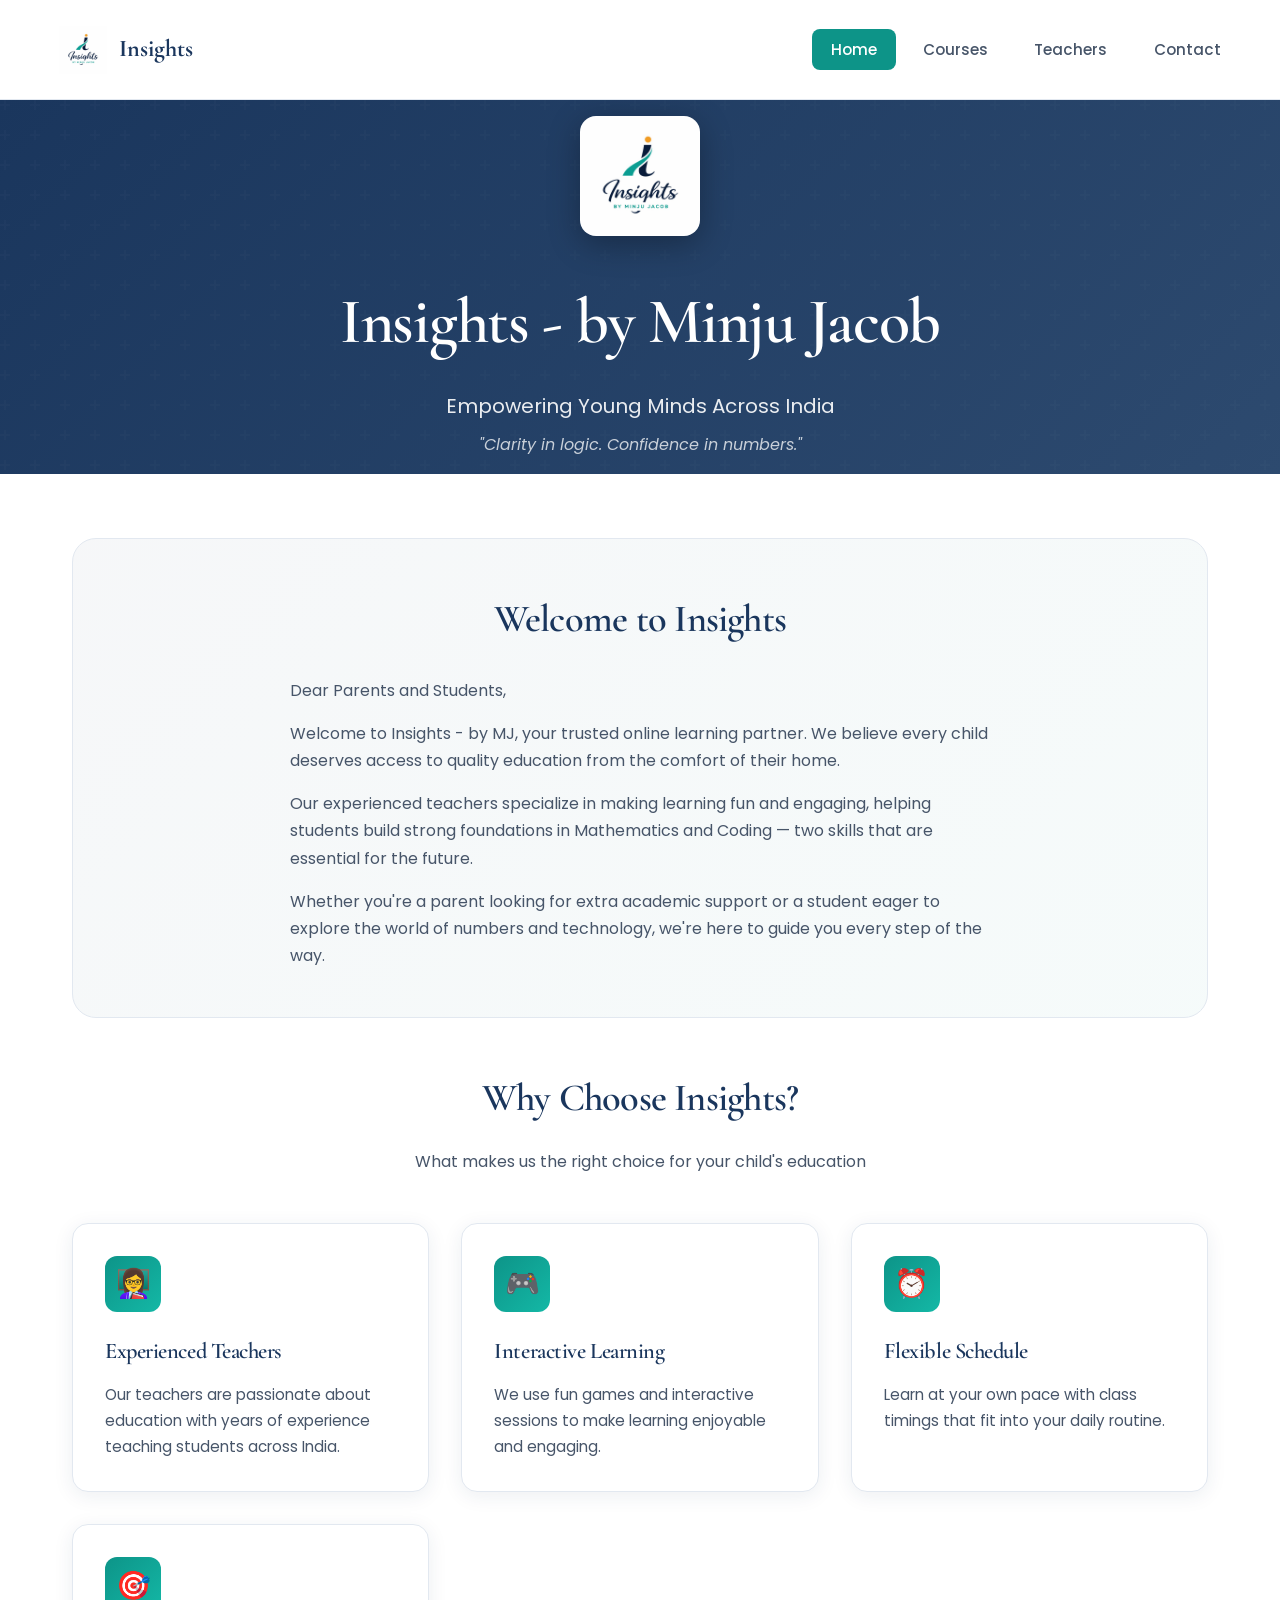
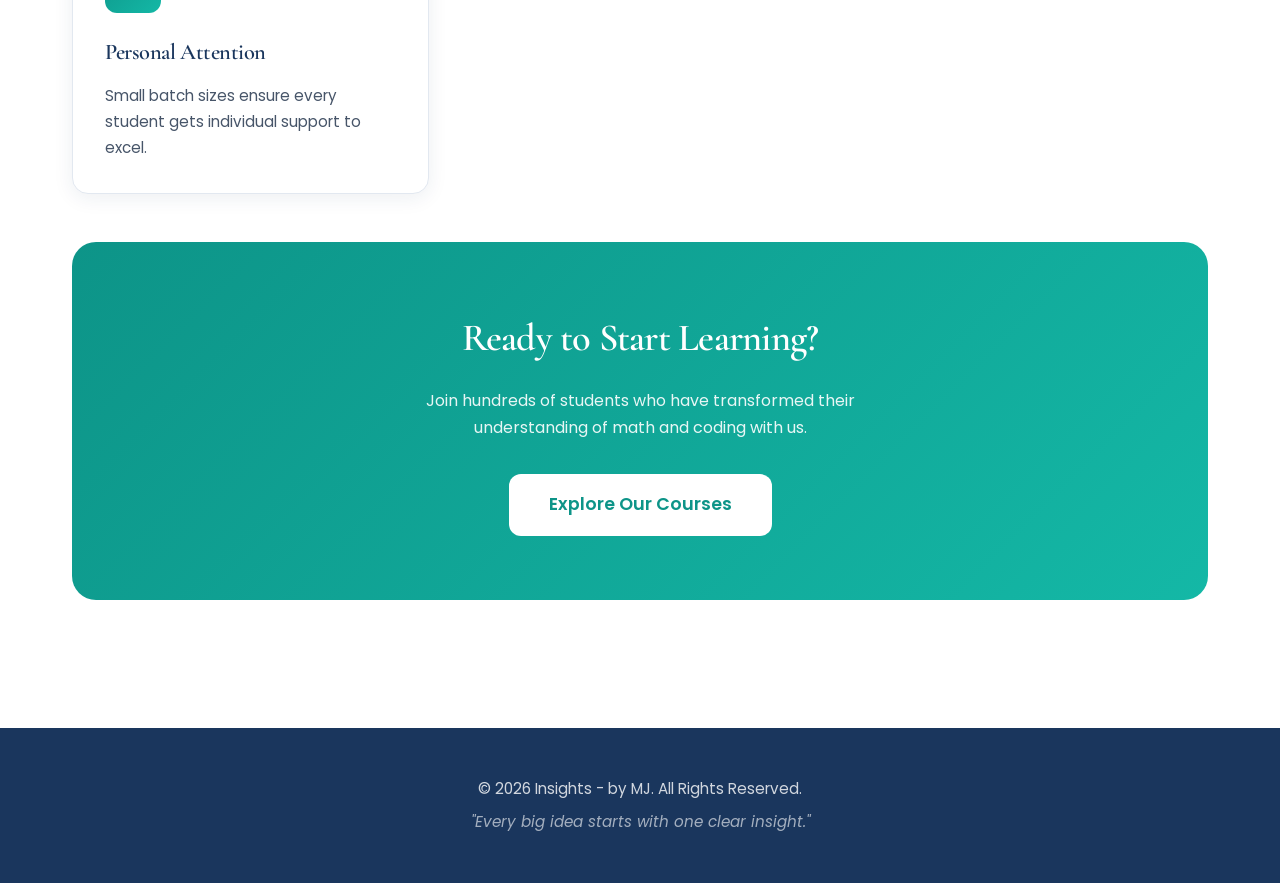
<file: index.html>
<!DOCTYPE html>
<html lang="en">
<head>
  <meta charset="UTF-8">
  <meta name="viewport" content="width=device-width, initial-scale=1.0">
  <title>Insights - by MJ | Online School for Coding & Math</title>
  <meta name="description" content="Insights - by MJ offers quality online education in Mathematics and Coding for students in India. Classes 1-10.">
  <link rel="stylesheet" href="styles.css">
</head>
<body>
  <nav>
    <div class="nav-container">
      <a href="index.html" class="logo">
        <img src="brand_assets/logo.jpg" alt="Insights by MJ Logo">
        <span class="logo-text">Insights</span>
      </a>
      <ul>
        <li><a href="index.html" class="active">Home</a></li>
        <li><a href="courses.html">Courses</a></li>
        <li><a href="teachers.html">Teachers</a></li>
        <li><a href="contact.html">Contact</a></li>
      </ul>
    </div>
  </nav>

  <section class="hero">
    <img src="brand_assets/logo.jpg" alt="Insights by MJ Logo" class="hero-logo">
    <h1>Insights - by Minju Jacob</h1>
    <p class="subtitle">Empowering Young Minds Across India</p>
    <p class="tagline">"Clarity in logic. Confidence in numbers."</p>
  </section>

  <section class="container">
    <div class="welcome-box">
      <h2>Welcome to Insights</h2>
      <p>Dear Parents and Students,</p>
      <p>Welcome to Insights - by MJ, your trusted online learning partner. We believe every child deserves access to quality education from the comfort of their home.</p>
      <p>Our experienced teachers specialize in making learning fun and engaging, helping students build strong foundations in Mathematics and Coding — two skills that are essential for the future.</p>
      <p>Whether you're a parent looking for extra academic support or a student eager to explore the world of numbers and technology, we're here to guide you every step of the way.</p>
    </div>

    <div class="section-header">
      <h2>Why Choose Insights?</h2>
      <p>What makes us the right choice for your child's education</p>
    </div>

    <div class="cards-grid">
      <div class="card">
        <div class="card-icon">👩‍🏫</div>
        <h3>Experienced Teachers</h3>
        <p>Our teachers are passionate about education with years of experience teaching students across India.</p>
      </div>
      <div class="card">
        <div class="card-icon">🎮</div>
        <h3>Interactive Learning</h3>
        <p>We use fun games and interactive sessions to make learning enjoyable and engaging.</p>
      </div>
      <div class="card">
        <div class="card-icon">⏰</div>
        <h3>Flexible Schedule</h3>
        <p>Learn at your own pace with class timings that fit into your daily routine.</p>
      </div>
      <div class="card">
        <div class="card-icon">🎯</div>
        <h3>Personal Attention</h3>
        <p>Small batch sizes ensure every student gets individual support to excel.</p>
      </div>
    </div>

    <div class="cta-section">
      <h2>Ready to Start Learning?</h2>
      <p>Join hundreds of students who have transformed their understanding of math and coding with us.</p>
      <a href="courses.html" class="cta-btn">Explore Our Courses</a>
    </div>
  </section>

  <footer>
    <p>&copy; 2026 Insights - by MJ. All Rights Reserved.</p>
    <p class="tagline">"Every big idea starts with one clear insight."</p>
  </footer>
</body>
</html>
</file>
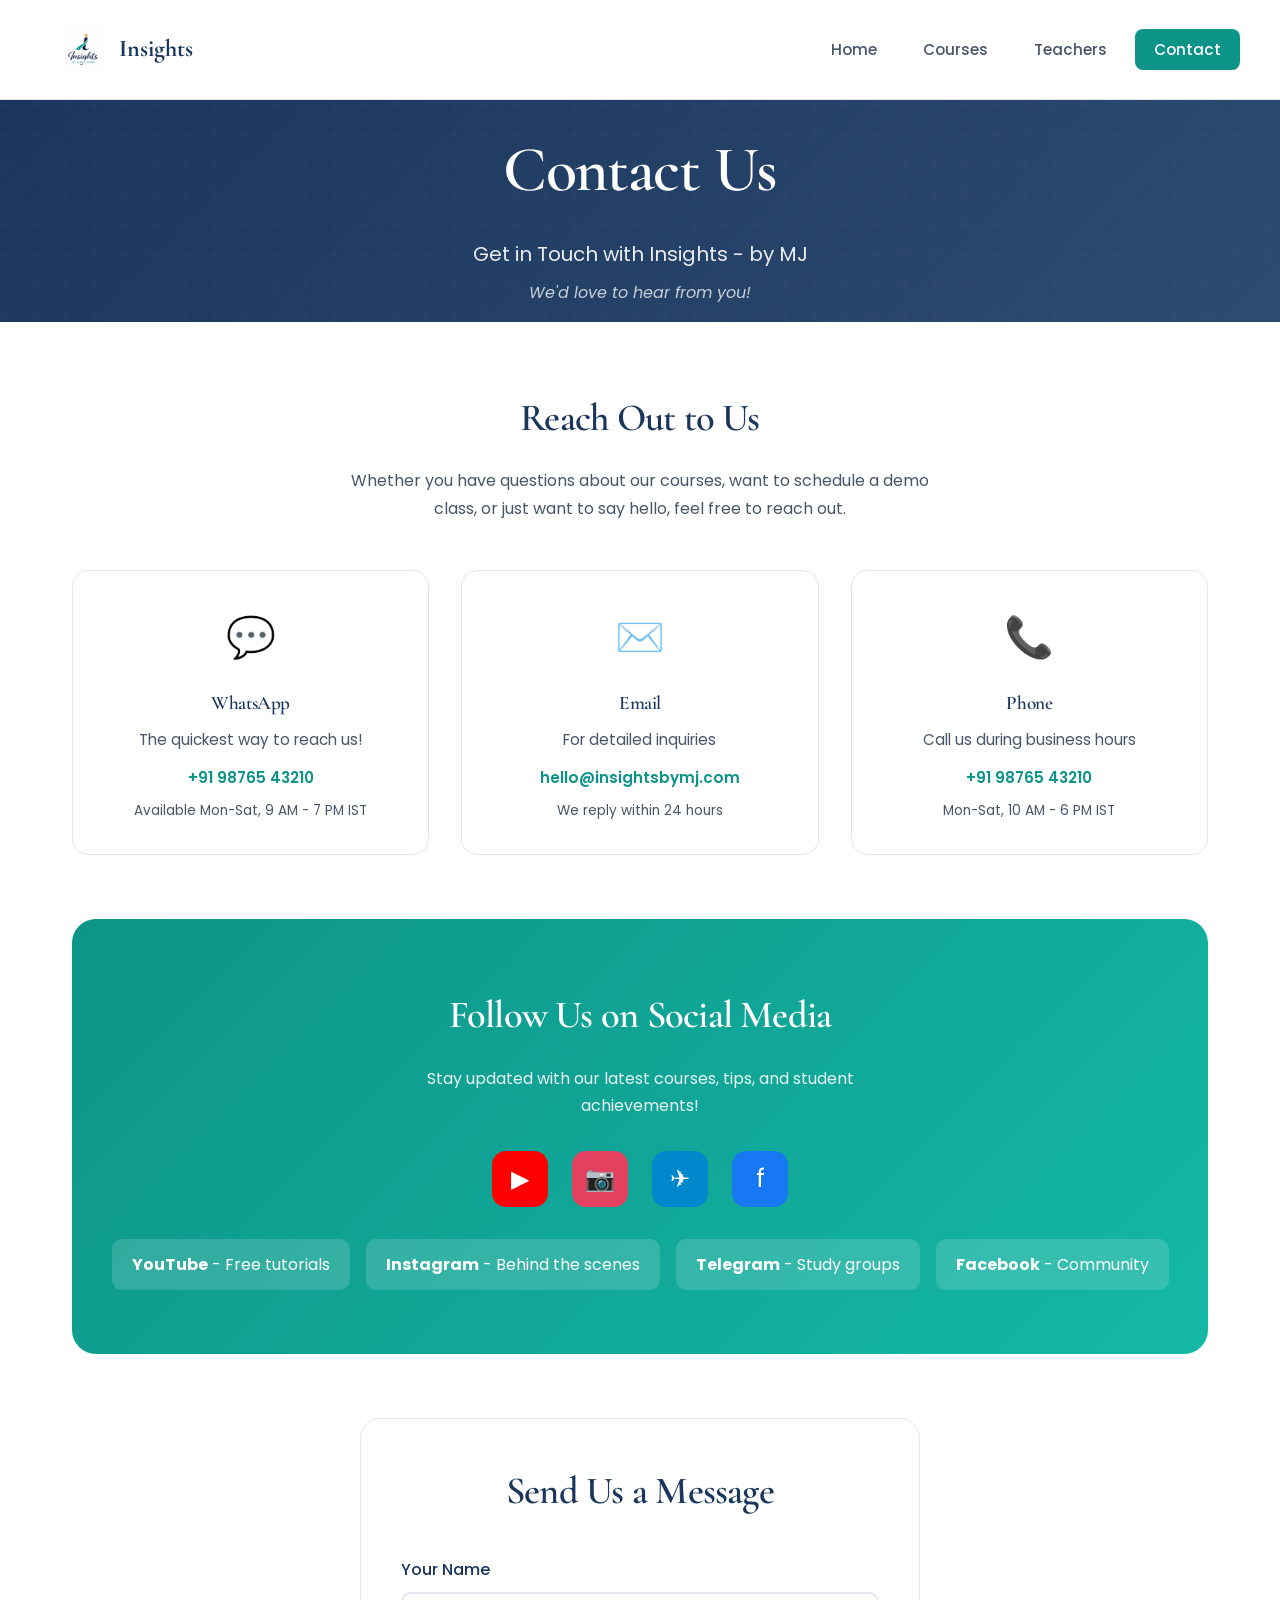
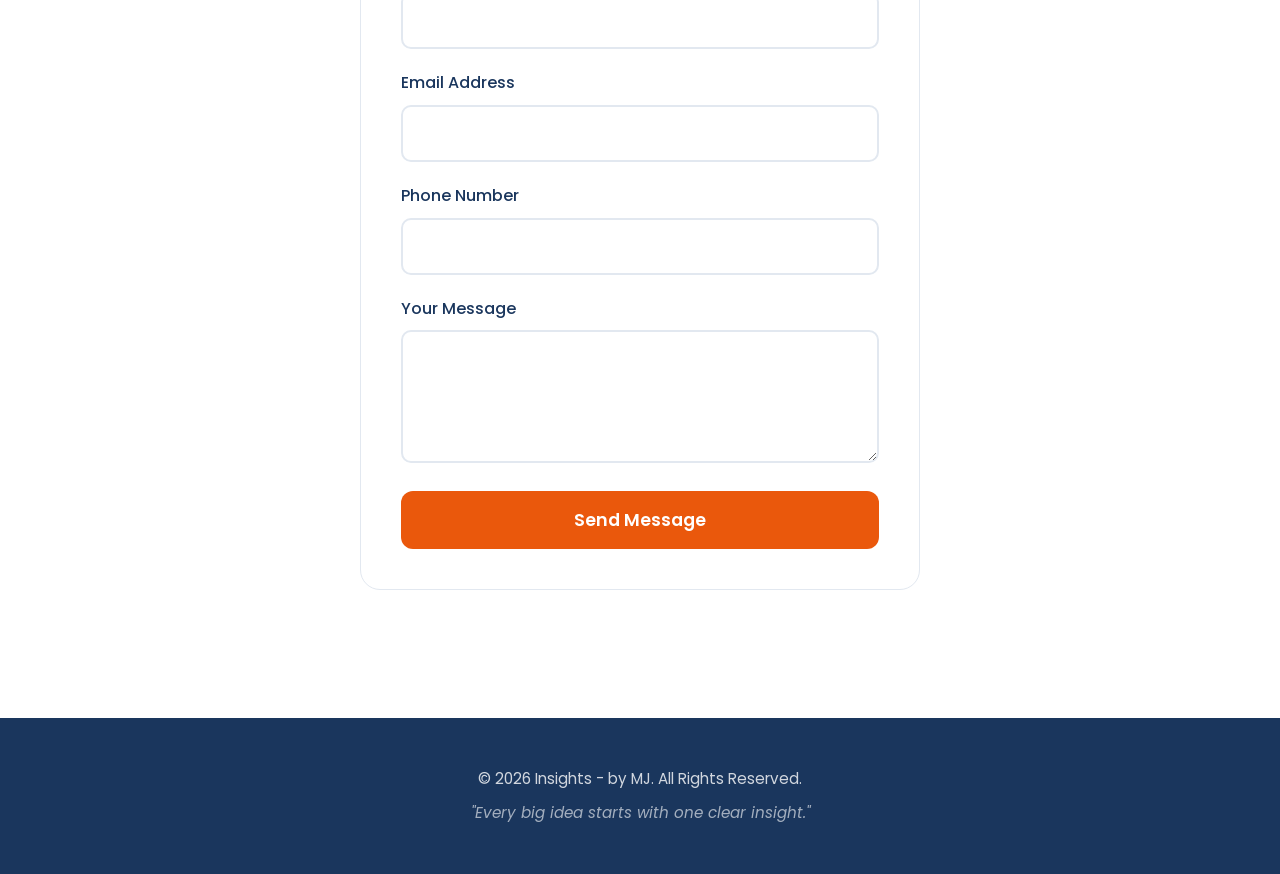
<file: contact.html>
<!DOCTYPE html>
<html lang="en">
<head>
  <meta charset="UTF-8">
  <meta name="viewport" content="width=device-width, initial-scale=1.0">
  <title>Contact Us - Insights - by MJ | Online School</title>
  <meta name="description" content="Get in touch with Insights - by MJ. Contact us via WhatsApp, email, or social media for inquiries about our coding and math courses.">
  <link rel="stylesheet" href="styles.css">
</head>
<body>
  <nav>
    <div class="nav-container">
      <a href="index.html" class="logo">
        <img src="brand_assets/logo.jpg" alt="Insights by MJ Logo">
        <span class="logo-text">Insights</span>
      </a>
      <ul>
        <li><a href="index.html">Home</a></li>
        <li><a href="courses.html">Courses</a></li>
        <li><a href="teachers.html">Teachers</a></li>
        <li><a href="contact.html" class="active">Contact</a></li>
      </ul>
    </div>
  </nav>

  <section class="hero">
    <h1>Contact Us</h1>
    <p class="subtitle">Get in Touch with Insights - by MJ</p>
    <p class="tagline">We'd love to hear from you!</p>
  </section>

  <section class="container">
    <div class="section-header">
      <h2>Reach Out to Us</h2>
      <p>Whether you have questions about our courses, want to schedule a demo class, or just want to say hello, feel free to reach out.</p>
    </div>

    <div class="contact-grid">
      <!-- WhatsApp -->
      <div class="contact-item">
        <div class="icon">💬</div>
        <h3>WhatsApp</h3>
        <p>The quickest way to reach us!</p>
        <p style="margin-top: 0.75rem;">
          <a href="https://wa.me/919876543210" target="_blank">+91 98765 43210</a>
        </p>
        <p style="font-size: 0.85rem; color: var(--body-text); margin-top: 0.5rem;">Available Mon-Sat, 9 AM - 7 PM IST</p>
      </div>

      <!-- Email -->
      <div class="contact-item">
        <div class="icon">✉️</div>
        <h3>Email</h3>
        <p>For detailed inquiries</p>
        <p style="margin-top: 0.75rem;">
          <a href="mailto:hello@insightsbymj.com">hello@insightsbymj.com</a>
        </p>
        <p style="font-size: 0.85rem; color: var(--body-text); margin-top: 0.5rem;">We reply within 24 hours</p>
      </div>

      <!-- Phone -->
      <div class="contact-item">
        <div class="icon">📞</div>
        <h3>Phone</h3>
        <p>Call us during business hours</p>
        <p style="margin-top: 0.75rem;">
          <a href="tel:+919876543210">+91 98765 43210</a>
        </p>
        <p style="font-size: 0.85rem; color: var(--body-text); margin-top: 0.5rem;">Mon-Sat, 10 AM - 6 PM IST</p>
      </div>
    </div>

    <div class="cta-section" style="margin-top: 4rem;">
      <h2>Follow Us on Social Media</h2>
      <p>Stay updated with our latest courses, tips, and student achievements!</p>

      <div style="display: flex; gap: 1.5rem; justify-content: center; margin-top: 1.5rem; flex-wrap: wrap;">
        <a href="https://youtube.com/@insightsbymj" target="_blank" class="social-icon" style="display:inline-flex;align-items:center;justify-content:center;width:56px;height:56px;background:#FF0000;border-radius:14px;text-decoration:none;font-size:1.5rem;color:#fff;transition:transform 0.2s;">
          ▶
        </a>
        <a href="https://instagram.com/insightsbymj" target="_blank" class="social-icon" style="display:inline-flex;align-items:center;justify-content:center;width:56px;height:56px;background:#E4405F;border-radius:14px;text-decoration:none;font-size:1.5rem;color:#fff;transition:transform 0.2s;">
          📷
        </a>
        <a href="https://t.me/insightsbymj" target="_blank" class="social-icon" style="display:inline-flex;align-items:center;justify-content:center;width:56px;height:56px;background:#0088CC;border-radius:14px;text-decoration:none;font-size:1.5rem;color:#fff;transition:transform 0.2s;">
          ✈
        </a>
        <a href="https://facebook.com/insightsbymj" target="_blank" class="social-icon" style="display:inline-flex;align-items:center;justify-content:center;width:56px;height:56px;background:#1877F2;border-radius:14px;text-decoration:none;font-size:1.5rem;color:#fff;transition:transform 0.2s;">
          f
        </a>
      </div>

      <div style="margin-top: 2rem; display: flex; gap: 1rem; justify-content: center; flex-wrap: wrap;">
        <div style="background:rgba(255,255,255,0.15);padding:0.75rem 1.25rem;border-radius:10px;">
          <strong>YouTube</strong> - Free tutorials
        </div>
        <div style="background:rgba(255,255,255,0.15);padding:0.75rem 1.25rem;border-radius:10px;">
          <strong>Instagram</strong> - Behind the scenes
        </div>
        <div style="background:rgba(255,255,255,0.15);padding:0.75rem 1.25rem;border-radius:10px;">
          <strong>Telegram</strong> - Study groups
        </div>
        <div style="background:rgba(255,255,255,0.15);padding:0.75rem 1.25rem;border-radius:10px;">
          <strong>Facebook</strong> - Community
        </div>
      </div>
    </div>

    <div class="contact-form" style="margin-top: 4rem;">
      <h2>Send Us a Message</h2>
      <form action="mailto:hello@insightsbymj.com" method="POST" enctype="text/plain">
        <div class="form-group">
          <label for="name">Your Name</label>
          <input type="text" id="name" name="name" required>
        </div>
        <div class="form-group">
          <label for="email">Email Address</label>
          <input type="email" id="email" name="email" required>
        </div>
        <div class="form-group">
          <label for="phone">Phone Number</label>
          <input type="tel" id="phone" name="phone">
        </div>
        <div class="form-group">
          <label for="message">Your Message</label>
          <textarea id="message" name="message" rows="4" required></textarea>
        </div>
        <button type="submit" class="submit-btn">Send Message</button>
      </form>
    </div>
  </section>

  <footer>
    <p>&copy; 2026 Insights - by MJ. All Rights Reserved.</p>
    <p class="tagline">"Every big idea starts with one clear insight."</p>
  </footer>
</body>
</html>
</file>
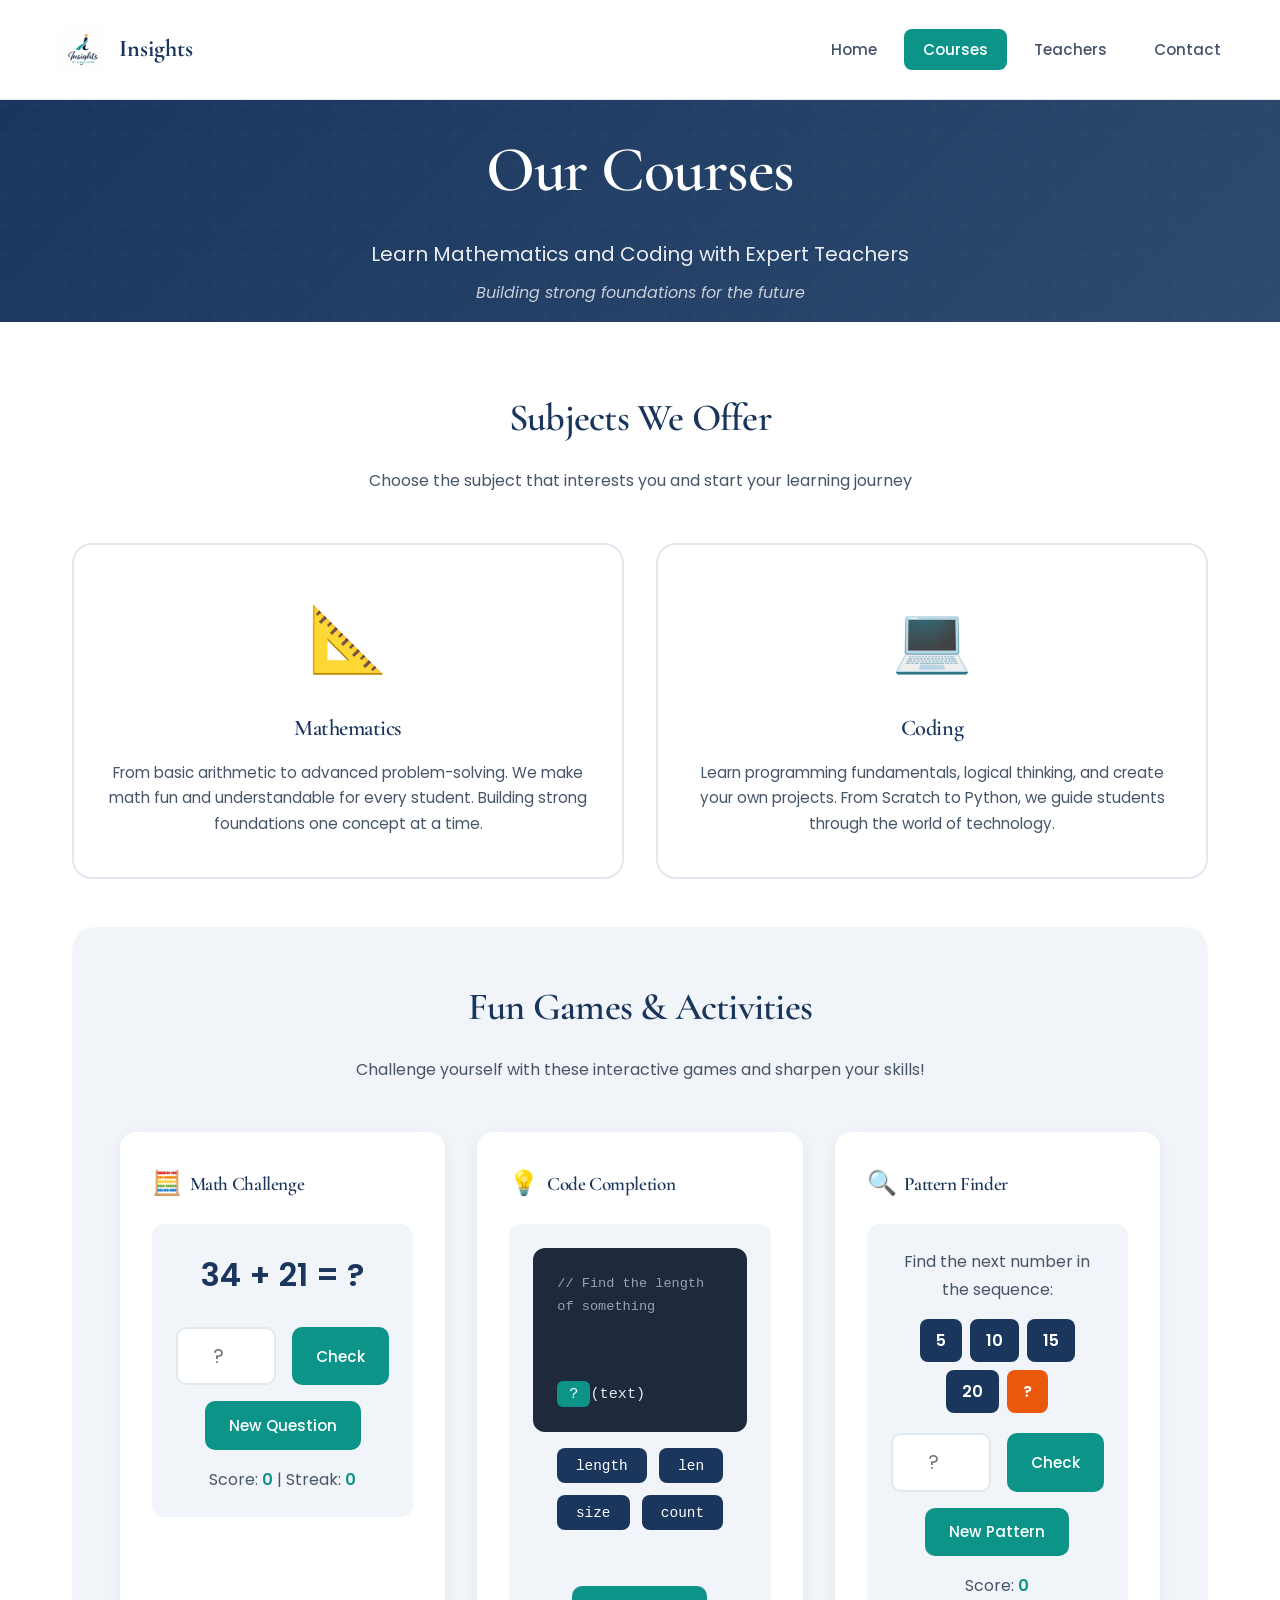
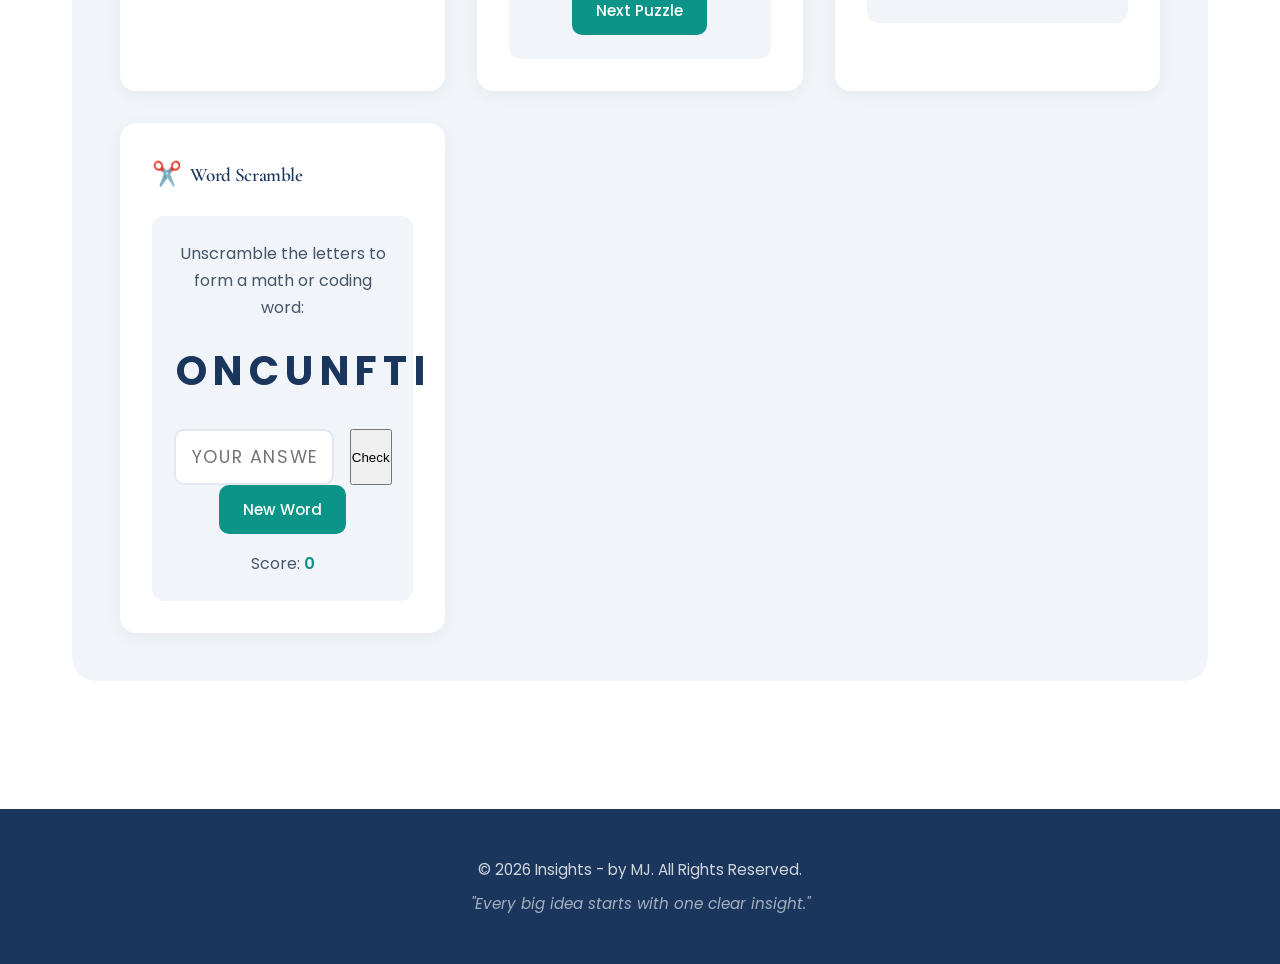
<file: courses.html>
<!DOCTYPE html>
<html lang="en">
<head>
  <meta charset="UTF-8">
  <meta name="viewport" content="width=device-width, initial-scale=1.0">
  <title>Courses - Insights - by MJ | Mathematics & Coding</title>
  <meta name="description" content="Explore our Mathematics and Coding courses designed for students in India. Interactive learning with experienced teachers.">
  <link rel="stylesheet" href="styles.css">
</head>
<body>
  <nav>
    <div class="nav-container">
      <a href="index.html" class="logo">
        <img src="brand_assets/logo.jpg" alt="Insights by MJ Logo">
        <span class="logo-text">Insights</span>
      </a>
      <ul>
        <li><a href="index.html">Home</a></li>
        <li><a href="courses.html" class="active">Courses</a></li>
        <li><a href="teachers.html">Teachers</a></li>
        <li><a href="contact.html">Contact</a></li>
      </ul>
    </div>
  </nav>

  <section class="hero">
    <h1>Our Courses</h1>
    <p class="subtitle">Learn Mathematics and Coding with Expert Teachers</p>
    <p class="tagline">Building strong foundations for the future</p>
  </section>

  <section class="container">
    <div class="section-header">
      <h2>Subjects We Offer</h2>
      <p>Choose the subject that interests you and start your learning journey</p>
    </div>

    <div class="cards-grid">
      <div class="subject-card">
        <div class="icon">📐</div>
        <h3>Mathematics</h3>
        <p>From basic arithmetic to advanced problem-solving. We make math fun and understandable for every student. Building strong foundations one concept at a time.</p>
      </div>
      <div class="subject-card">
        <div class="icon">💻</div>
        <h3>Coding</h3>
        <p>Learn programming fundamentals, logical thinking, and create your own projects. From Scratch to Python, we guide students through the world of technology.</p>
      </div>
    </div>

    <div class="games-section">
      <div class="section-header">
        <h2>Fun Games & Activities</h2>
        <p>Challenge yourself with these interactive games and sharpen your skills!</p>
      </div>

      <div class="games-grid">
        <!-- Math Challenge -->
        <div class="game-card">
          <h3><span class="emoji">🧮</span> Math Challenge</h3>
          <div class="game-area">
            <div class="math-question" id="mathQuestion">Loading...</div>
            <div class="math-input">
              <input type="number" id="mathAnswer" placeholder="?" onkeydown="if(event.key === 'Enter') checkMathAnswer()">
              <button onclick="checkMathAnswer()">Check</button>
            </div>
            <button onclick="newMathQuestion()" class="game-btn" style="display:block;margin:0 auto;">New Question</button>
            <div class="math-score">Score: <span id="mathScore">0</span> | Streak: <span id="mathStreak">0</span></div>
          </div>
        </div>

        <!-- Code Completion -->
        <div class="game-card">
          <h3><span class="emoji">💡</span> Code Completion</h3>
          <div class="game-area">
            <div class="coding-puzzle" id="codingPuzzle">
              Loading puzzle...
            </div>
            <div class="coding-options" id="codingOptions"></div>
            <div class="coding-feedback" id="codingFeedback"></div>
            <button onclick="newCodingPuzzle()" class="game-btn" style="display:block;margin:1rem auto 0;">Next Puzzle</button>
          </div>
        </div>

        <!-- Pattern Finder -->
        <div class="game-card">
          <h3><span class="emoji">🔍</span> Pattern Finder</h3>
          <div class="game-area">
            <p style="text-align:center;margin-bottom:1rem;color:var(--body-text);">Find the next number in the sequence:</p>
            <div class="pattern-seq" id="patternSequence"></div>
            <div class="math-input">
              <input type="number" id="patternAnswer" placeholder="?" onkeydown="if(event.key === 'Enter') checkPatternAnswer()">
              <button onclick="checkPatternAnswer()">Check</button>
            </div>
            <button onclick="newPattern()" class="game-btn" style="display:block;margin:0 auto;">New Pattern</button>
            <div class="math-score">Score: <span id="patternScore">0</span></div>
          </div>
        </div>

        <!-- Word Scramble -->
        <div class="game-card">
          <h3><span class="emoji">✂️</span> Word Scramble</h3>
          <div class="game-area">
            <p style="text-align:center;margin-bottom:1rem;color:var(--body-text);">Unscramble the letters to form a math or coding word:</p>
            <div class="scrambled-word" id="scrambledWord">Loading...</div>
            <div class="scramble-input">
              <input type="text" id="scrambleAnswer" placeholder="Your answer" onkeydown="if(event.key === 'Enter') checkScrambleAnswer()">
              <button onclick="checkScrambleAnswer()">Check</button>
            </div>
            <button onclick="newScramble()" class="game-btn" style="display:block;margin:0 auto;">New Word</button>
            <div class="math-score">Score: <span id="scrambleScore">0</span></div>
          </div>
        </div>
      </div>
    </div>
  </section>

  <footer>
    <p>&copy; 2026 Insights - by MJ. All Rights Reserved.</p>
    <p class="tagline">"Every big idea starts with one clear insight."</p>
  </footer>

  <script>
    // Math Game
    let mathScore = 0;
    let mathStreak = 0;
    let currentMathAnswer = 0;

    function generateMathQuestion() {
      const operations = ['+', '-', '×'];
      const op = operations[Math.floor(Math.random() * operations.length)];
      let a, b, answer;

      if (op === '+') {
        a = Math.floor(Math.random() * 50) + 1;
        b = Math.floor(Math.random() * 50) + 1;
        answer = a + b;
      } else if (op === '-') {
        a = Math.floor(Math.random() * 50) + 10;
        b = Math.floor(Math.random() * a) + 1;
        answer = a - b;
      } else {
        a = Math.floor(Math.random() * 12) + 1;
        b = Math.floor(Math.random() * 12) + 1;
        answer = a * b;
      }

      currentMathAnswer = answer;
      document.getElementById('mathQuestion').textContent = a + ' ' + op + ' ' + b + ' = ?';
      document.getElementById('mathAnswer').value = '';
    }

    function checkMathAnswer() {
      const userAnswer = parseInt(document.getElementById('mathAnswer').value);
      const el = document.getElementById('mathQuestion');
      if (userAnswer === currentMathAnswer) {
        mathScore += 10 + (mathStreak * 2);
        mathStreak++;
        el.style.color = '#22c55e';
      } else {
        mathStreak = 0;
        el.style.color = '#ef4444';
      }
      document.getElementById('mathScore').textContent = mathScore;
      document.getElementById('mathStreak').textContent = mathStreak;
      setTimeout(() => {
        el.style.color = 'var(--deep-navy)';
        generateMathQuestion();
      }, 800);
    }

    function newMathQuestion() {
      generateMathQuestion();
    }

    // Coding Puzzle Game
    const codingPuzzles = [
      { code: 'print("Hello")', hint: 'Display text on screen', options: ['display', 'print', 'show', 'echo'], answer: 'print' },
      { code: 'for i in range(10):', hint: 'Repeat code multiple times', options: ['repeat', 'loop', 'for', 'while'], answer: 'for' },
      { code: 'if x > 5:', hint: 'Make decisions in code', options: ['check', 'if', 'when', 'case'], answer: 'if' },
      { code: 'my_list.append(x)', hint: 'Add item to a list', options: ['add', 'insert', 'append', 'push'], answer: 'append' },
      { code: 'len(text)', hint: 'Find the length of something', options: ['length', 'size', 'len', 'count'], answer: 'len' },
      { code: 'def my_func():', hint: 'Create a reusable block of code', options: ['create', 'make', 'def', 'function'], answer: 'def' },
      { code: 'import random', hint: 'Bring in external code', options: ['include', 'import', 'use', 'load'], answer: 'import' },
      { code: 'return result', hint: 'Send a value back from a function', options: ['give', 'send', 'return', 'output'], answer: 'return' },
    ];
    let currentPuzzleIndex = 0;
    let shuffledOptions = [];

    function shuffleArray(array) {
      const shuffled = [...array];
      for (let i = shuffled.length - 1; i > 0; i--) {
        const j = Math.floor(Math.random() * (i + 1));
        [shuffled[i], shuffled[j]] = [shuffled[j], shuffled[i]];
      }
      return shuffled;
    }

    function newCodingPuzzle() {
      currentPuzzleIndex = Math.floor(Math.random() * codingPuzzles.length);
      const puzzle = codingPuzzles[currentPuzzleIndex];
      shuffledOptions = shuffleArray(puzzle.options);

      document.getElementById('codingPuzzle').innerHTML = '<span class="hint">// ' + puzzle.hint + '</span><br><br>' + puzzle.code.replace(puzzle.answer, '<span class="blank">?</span>');
      document.getElementById('codingFeedback').textContent = '';

      const optionsContainer = document.getElementById('codingOptions');
      optionsContainer.innerHTML = '';
      shuffledOptions.forEach(opt => {
        const btn = document.createElement('button');
        btn.textContent = opt;
        btn.onclick = () => checkCodingAnswer(opt, btn);
        optionsContainer.appendChild(btn);
      });
    }

    function checkCodingAnswer(answer, btn) {
      const puzzle = codingPuzzles[currentPuzzleIndex];
      const buttons = document.querySelectorAll('.coding-options button');

      if (answer === puzzle.answer) {
        btn.classList.add('correct');
        document.getElementById('codingFeedback').textContent = '✓ Correct! Well done!';
        document.getElementById('codingFeedback').style.color = '#22c55e';
        buttons.forEach(b => b.disabled = true);
      } else {
        btn.classList.add('wrong');
        document.getElementById('codingFeedback').textContent = '✗ Try the next one!';
        document.getElementById('codingFeedback').style.color = '#ef4444';
        setTimeout(() => newCodingPuzzle(), 1200);
      }
    }

    // Pattern Recognition Game
    let patternAnswer = 0;
    let patternScore = 0;

    function generatePattern() {
      const patterns = [
        { seq: [2, 4, 6, 8], diff: 2 },
        { seq: [3, 6, 9, 12], diff: 3 },
        { seq: [5, 10, 15, 20], diff: 5 },
        { seq: [1, 4, 9, 16], diff: 'square' },
        { seq: [2, 6, 12, 20], diff: 'triangular' },
        { seq: [1, 1, 2, 3, 5], diff: 'fibonacci' },
      ];

      const pattern = patterns[Math.floor(Math.random() * patterns.length)];
      const seq = [...pattern.seq];

      if (pattern.diff === 'fibonacci') {
        patternAnswer = seq[seq.length - 1] + seq[seq.length - 2];
      } else if (pattern.diff === 'square') {
        patternAnswer = Math.pow(Math.sqrt(seq[seq.length - 1]) + 1, 2);
      } else if (pattern.diff === 'triangular') {
        patternAnswer = seq[seq.length - 1] + seq.length;
      } else {
        patternAnswer = seq[seq.length - 1] + pattern.diff;
      }

      const container = document.getElementById('patternSequence');
      container.innerHTML = '';
      seq.forEach((n, i) => {
        const span = document.createElement('span');
        span.className = 'pattern-num';
        span.textContent = n;
        container.appendChild(span);
      });
      const q = document.createElement('span');
      q.className = 'pattern-num question';
      q.textContent = '?';
      container.appendChild(q);

      document.getElementById('patternAnswer').value = '';
    }

    function checkPatternAnswer() {
      const userAnswer = parseInt(document.getElementById('patternAnswer').value);
      if (userAnswer === patternAnswer) {
        patternScore += 15;
        document.getElementById('patternSequence').style.color = '#22c55e';
      } else {
        document.getElementById('patternSequence').style.color = '#ef4444';
      }
      document.getElementById('patternScore').textContent = patternScore;
      setTimeout(() => {
        document.getElementById('patternSequence').style.color = 'var(--deep-navy)';
        generatePattern();
      }, 800);
    }

    function newPattern() {
      generatePattern();
    }

    // Word Scramble Game
    const scrambleWords = [
      'ADD', 'SUBTRACT', 'MULTIPLY', 'DIVIDE', 'NUMBER', 'EQUATION',
      'VARIABLE', 'FUNCTION', 'LOOP', 'ARRAY', 'STRING', 'INTEGER',
      'PRINT', 'INPUT', 'DATA', 'CODE', 'DEBUG', 'ALGORITHM'
    ];
    let currentWord = '';
    let scrambledWord = '';

    function scrambleWord(word) {
      const arr = word.split('');
      for (let i = arr.length - 1; i > 0; i--) {
        const j = Math.floor(Math.random() * (i + 1));
        [arr[i], arr[j]] = [arr[j], arr[i]];
      }
      const scrambled = arr.join('');
      return scrambled === word ? scrambleWord(word) : scrambled;
    }

    function newScramble() {
      currentWord = scrambleWords[Math.floor(Math.random() * scrambleWords.length)];
      scrambledWord = scrambleWord(currentWord);
      while (scrambledWord === currentWord) {
        scrambledWord = scrambleWord(currentWord);
      }
      document.getElementById('scrambledWord').textContent = scrambledWord;
      document.getElementById('scrambleAnswer').value = '';
    }

    function checkScrambleAnswer() {
      const userAnswer = document.getElementById('scrambleAnswer').value.toUpperCase();
      if (userAnswer === currentWord) {
        document.getElementById('scrambleScore').textContent = parseInt(document.getElementById('scrambleScore').textContent) + 10;
        document.getElementById('scrambledWord').style.color = '#22c55e';
      } else {
        document.getElementById('scrambledWord').style.color = '#ef4444';
      }
      setTimeout(() => {
        document.getElementById('scrambledWord').style.color = 'var(--deep-navy)';
        newScramble();
      }, 800);
    }

    // Initialize all games
    window.onload = function() {
      generateMathQuestion();
      newCodingPuzzle();
      generatePattern();
      newScramble();
    };
  </script>
</body>
</html>
</file>
<file: styles.css>
@import url('https://fonts.googleapis.com/css2?family=Cormorant+Garamond:wght@400;600;700&family=Poppins:wght@400;500;600;700&display=swap');

/* Brand Colors from Guidelines */
:root {
  --deep-navy: #1a365d;
  --teal-green: #0d9488;
  --warm-orange: #ea580c;
  --white: #ffffff;
  --light-grey: #f1f5f9;
  --soft-grey: #e2e8f0;
  --dark-text: #1e293b;
  --body-text: #475569;
}

/* Reset */
* {
  margin: 0;
  padding: 0;
  box-sizing: border-box;
}

html {
  scroll-behavior: smooth;
}

body {
  font-family: 'Poppins', sans-serif;
  line-height: 1.7;
  color: var(--body-text);
  background-color: var(--white);
}

/* Typography */
h1, h2, h3, h4, h5, h6 {
  font-family: 'Cormorant Garamond', serif;
  color: var(--deep-navy);
  font-weight: 600;
  letter-spacing: -0.02em;
}

h1 { font-size: clamp(2.5rem, 5vw, 3.5rem); }
h2 { font-size: clamp(1.8rem, 3vw, 2.4rem); margin-bottom: 1rem; }
h3 { font-size: 1.4rem; }

/* Navigation */
nav {
  background: var(--white);
  border-bottom: 1px solid var(--soft-grey);
  padding: 1rem 2rem;
  position: sticky;
  top: 0;
  z-index: 100;
  backdrop-filter: blur(10px);
  background: rgba(255,255,255,0.95);
}

nav .nav-container {
  max-width: 1200px;
  margin: 0 auto;
  display: flex;
  justify-content: space-between;
  align-items: center;
}

nav .logo {
  display: flex;
  align-items: center;
  gap: 0.75rem;
  text-decoration: none;
}

nav .logo img {
  height: 48px;
  width: auto;
}

nav .logo-text {
  font-family: 'Cormorant Garamond', serif;
  font-size: 1.5rem;
  font-weight: 700;
  color: var(--deep-navy);
}

nav ul {
  list-style: none;
  display: flex;
  gap: 0.5rem;
}

nav a {
  text-decoration: none;
  color: var(--body-text);
  font-weight: 500;
  font-size: 0.95rem;
  padding: 0.6rem 1.2rem;
  border-radius: 8px;
  transition: all 0.2s ease;
}

nav a:hover {
  color: var(--teal-green);
  background: rgba(13, 148, 136, 0.08);
}

nav a.active {
  color: var(--white);
  background: var(--teal-green);
}

/* Hero Section */
.hero {
  background: linear-gradient(135deg, var(--deep-navy) 0%, #2d4a6f 100%);
  color: var(--white);
  text-align: center;
  padding: 1rem 2rem;
  position: relative;
  overflow: hidden;
}

.hero::before {
  content: '';
  position: absolute;
  top: 0;
  left: 0;
  right: 0;
  bottom: 0;
  background: url("data:image/svg+xml,%3Csvg width='60' height='60' viewBox='0 0 60 60' xmlns='http://www.w3.org/2000/svg'%3E%3Cg fill='none' fill-rule='evenodd'%3E%3Cg fill='%23ffffff' fill-opacity='0.03'%3E%3Cpath d='M36 34v-4h-2v4h-4v2h4v4h2v-4h4v-2h-4zm0-30V0h-2v4h-4v2h4v4h2V6h4V4h-4zM6 34v-4H4v4H0v2h4v4h2v-4h4v-2H6zM6 4V0H4v4H0v2h4v4h2V6h4V4H6z'/%3E%3C/g%3E%3C/g%3E%3C/svg%3E");
  opacity: 0.5;
}

.hero > * {
  position: relative;
  z-index: 1;
}

.hero-logo {
  width: 120px;
  height: auto;
  margin-bottom: 1.5rem;
  border-radius: 16px;
  box-shadow: 0 8px 32px rgba(0, 0, 0, 0.3);
}

.hero h1 {
  color: var(--white);
  margin-bottom: 0.75rem;
  font-size: clamp(2.8rem, 6vw, 4rem);
}

.hero .subtitle {
  font-size: 1.25rem;
  opacity: 0.9;
  font-weight: 400;
  margin-bottom: 0.5rem;
}

.hero .tagline {
  font-size: 1rem;
  opacity: 0.75;
  font-style: italic;
}

/* Container */
.container {
  max-width: 1200px;
  margin: 0 auto;
  padding: 4rem 2rem;
}

.container.narrow {
  max-width: 800px;
}

/* Section styling */
.section-header {
  text-align: center;
  margin-bottom: 3rem;
}

.section-header p {
  color: var(--body-text);
  max-width: 600px;
  margin: 0.5rem auto 0;
}

/* Cards Grid */
.cards-grid {
  display: grid;
  grid-template-columns: repeat(auto-fit, minmax(280px, 1fr));
  gap: 2rem;
}

.card {
  background: var(--white);
  border-radius: 16px;
  padding: 2rem;
  box-shadow: 0 4px 20px rgba(26, 54, 93, 0.08);
  border: 1px solid var(--soft-grey);
  transition: transform 0.3s cubic-bezier(0.34, 1.56, 0.64, 1), box-shadow 0.3s ease;
}

.card:hover {
  transform: translateY(-6px);
  box-shadow: 0 12px 40px rgba(26, 54, 93, 0.12);
}

.card .card-icon {
  width: 56px;
  height: 56px;
  background: linear-gradient(135deg, var(--teal-green), #14b8a6);
  border-radius: 12px;
  display: flex;
  align-items: center;
  justify-content: center;
  font-size: 1.75rem;
  margin-bottom: 1.25rem;
}

.card h3 {
  color: var(--deep-navy);
  margin-bottom: 0.75rem;
}

.card p {
  color: var(--body-text);
  font-size: 0.95rem;
}

/* Subject Cards */
.subject-card {
  background: var(--white);
  border-radius: 20px;
  padding: 2.5rem 2rem;
  text-align: center;
  border: 2px solid var(--soft-grey);
  cursor: pointer;
  transition: all 0.3s cubic-bezier(0.34, 1.56, 0.64, 1);
}

.subject-card:hover {
  border-color: var(--teal-green);
  transform: translateY(-6px);
  box-shadow: 0 16px 48px rgba(13, 148, 136, 0.15);
}

.subject-card .icon {
  font-size: 4rem;
  margin-bottom: 1rem;
}

.subject-card h3 {
  color: var(--deep-navy);
  margin-bottom: 0.75rem;
}

.subject-card p {
  color: var(--body-text);
  font-size: 0.95rem;
}

/* Teacher Cards */
.teacher-card {
  background: var(--white);
  border-radius: 16px;
  overflow: hidden;
  border: 1px solid var(--soft-grey);
  cursor: pointer;
  transition: all 0.3s cubic-bezier(0.34, 1.56, 0.64, 1);
  text-align: center;
}

.teacher-card:hover {
  transform: translateY(-6px);
  box-shadow: 0 16px 48px rgba(26, 54, 93, 0.12);
  border-color: var(--teal-green);
}

.teacher-card img {
  width: 100%;
  height: 240px;
  object-fit: cover;
}

.teacher-card .info {
  padding: 1.5rem;
}

.teacher-card h3 {
  color: var(--deep-navy);
  margin-bottom: 0.25rem;
  font-size: 1.25rem;
}

.teacher-card p {
  color: var(--teal-green);
  font-weight: 500;
  font-size: 0.9rem;
}

/* Games Section */
.games-section {
  background: var(--light-grey);
  border-radius: 24px;
  padding: 3rem;
  margin-top: 3rem;
}

.games-grid {
  display: grid;
  grid-template-columns: repeat(auto-fit, minmax(320px, 1fr));
  gap: 2rem;
}

.game-card {
  background: var(--white);
  border-radius: 16px;
  padding: 2rem;
  box-shadow: 0 4px 16px rgba(26, 54, 93, 0.06);
}

.game-card h3 {
  display: flex;
  align-items: center;
  gap: 0.5rem;
  color: var(--deep-navy);
  margin-bottom: 1.25rem;
  font-size: 1.2rem;
}

.game-area {
  background: var(--light-grey);
  border-radius: 12px;
  padding: 1.5rem;
}

.game-card .emoji {
  font-size: 1.5rem;
}

/* Math Game */
.math-question {
  font-size: 2rem;
  text-align: center;
  margin-bottom: 1.5rem;
  color: var(--deep-navy);
  font-weight: 600;
}

.math-input {
  display: flex;
  gap: 1rem;
  justify-content: center;
  margin-bottom: 1rem;
}

.math-input input {
  width: 100px;
  padding: 0.8rem;
  font-size: 1.2rem;
  text-align: center;
  border: 2px solid var(--soft-grey);
  border-radius: 10px;
  font-family: 'Poppins', sans-serif;
  transition: border-color 0.2s;
}

.math-input input:focus {
  outline: none;
  border-color: var(--teal-green);
}

.math-input button, .game-btn {
  padding: 0.8rem 1.5rem;
  background: var(--teal-green);
  color: var(--white);
  border: none;
  border-radius: 10px;
  cursor: pointer;
  font-size: 0.95rem;
  font-weight: 500;
  font-family: 'Poppins', sans-serif;
  transition: background 0.2s, transform 0.2s;
}

.math-input button:hover, .game-btn:hover {
  background: #0f766e;
  transform: scale(1.02);
}

.math-score {
  text-align: center;
  margin-top: 1rem;
  font-size: 1rem;
  color: var(--body-text);
}

.math-score span {
  color: var(--teal-green);
  font-weight: 600;
}

/* Coding Game */
.coding-puzzle {
  background: #1e293b;
  color: #e2e8f0;
  padding: 1.5rem;
  border-radius: 12px;
  margin-bottom: 1rem;
  font-family: 'Courier New', monospace;
  font-size: 0.95rem;
}

.coding-puzzle .hint {
  color: #94a3b8;
  font-size: 0.85rem;
  display: block;
  margin-bottom: 0.75rem;
}

.coding-puzzle .blank {
  background: var(--teal-green);
  color: var(--white);
  padding: 0.25rem 0.75rem;
  border-radius: 6px;
}

.coding-options {
  display: flex;
  gap: 0.75rem;
  justify-content: center;
  flex-wrap: wrap;
}

.coding-options button {
  padding: 0.6rem 1.2rem;
  background: var(--deep-navy);
  color: var(--white);
  border: none;
  border-radius: 8px;
  cursor: pointer;
  font-family: 'Courier New', monospace;
  font-size: 0.9rem;
  transition: all 0.2s;
}

.coding-options button:hover {
  background: #2d4a6f;
}

.coding-options button.correct {
  background: #22c55e;
}

.coding-options button.wrong {
  background: #ef4444;
}

.coding-feedback {
  text-align: center;
  margin-top: 1rem;
  font-weight: 600;
  min-height: 1.5rem;
}

/* Pattern Game */
.pattern-seq {
  display: flex;
  gap: 0.5rem;
  justify-content: center;
  flex-wrap: wrap;
  margin-bottom: 1.25rem;
}

.pattern-num {
  background: var(--deep-navy);
  color: var(--white);
  padding: 0.5rem 1rem;
  border-radius: 8px;
  font-weight: 600;
}

.pattern-num.question {
  background: var(--warm-orange);
}

/* Scramble Game */
.scrambled-word {
  font-size: 2.5rem;
  letter-spacing: 0.4rem;
  text-align: center;
  margin-bottom: 1.5rem;
  color: var(--deep-navy);
  font-weight: 700;
  text-transform: uppercase;
}

.scramble-input {
  display: flex;
  gap: 1rem;
  justify-content: center;
}

.scramble-input input {
  width: 160px;
  padding: 0.8rem 1rem;
  font-size: 1.1rem;
  text-align: center;
  border: 2px solid var(--soft-grey);
  border-radius: 10px;
  font-family: 'Poppins', sans-serif;
  text-transform: uppercase;
  letter-spacing: 0.1rem;
}

.scramble-input input:focus {
  outline: none;
  border-color: var(--teal-green);
}

/* Contact Section */
.contact-grid {
  display: grid;
  grid-template-columns: repeat(auto-fit, minmax(260px, 1fr));
  gap: 2rem;
}

.contact-item {
  background: var(--white);
  border-radius: 16px;
  padding: 2rem;
  text-align: center;
  border: 1px solid var(--soft-grey);
  transition: all 0.3s ease;
}

.contact-item:hover {
  border-color: var(--teal-green);
  box-shadow: 0 8px 32px rgba(13, 148, 136, 0.1);
}

.contact-item .icon {
  font-size: 2.5rem;
  margin-bottom: 1rem;
}

.contact-item h3 {
  color: var(--deep-navy);
  margin-bottom: 0.5rem;
  font-size: 1.2rem;
}

.contact-item p {
  color: var(--body-text);
  font-size: 0.95rem;
}

.contact-item a {
  color: var(--teal-green);
  text-decoration: none;
  font-weight: 600;
  transition: color 0.2s;
}

.contact-item a:hover {
  color: var(--warm-orange);
}

/* Social Links */
.social-links {
  display: flex;
  gap: 1rem;
  justify-content: center;
  margin-top: 1.25rem;
}

.social-links a {
  display: inline-flex;
  align-items: center;
  justify-content: center;
  width: 48px;
  height: 48px;
  background: var(--deep-navy);
  color: var(--white);
  border-radius: 12px;
  font-size: 1.25rem;
  text-decoration: none;
  transition: all 0.2s;
}

.social-links a:hover {
  background: var(--teal-green);
  transform: translateY(-3px);
}

.social-links a.youtube:hover { background: #FF0000; }
.social-links a.instagram:hover { background: #E4405F; }
.social-links a.telegram:hover { background: #0088CC; }
.social-links a.facebook:hover { background: #1877F2; }

/* Contact Form */
.contact-form {
  background: var(--white);
  border-radius: 20px;
  padding: 2.5rem;
  border: 1px solid var(--soft-grey);
  max-width: 560px;
  margin: 0 auto;
}

.contact-form h2 {
  text-align: center;
  margin-bottom: 2rem;
}

.form-group {
  margin-bottom: 1.25rem;
}

.form-group label {
  display: block;
  margin-bottom: 0.5rem;
  font-weight: 500;
  color: var(--deep-navy);
}

.form-group input,
.form-group textarea {
  width: 100%;
  padding: 0.9rem 1rem;
  border: 2px solid var(--soft-grey);
  border-radius: 10px;
  font-size: 1rem;
  font-family: 'Poppins', sans-serif;
  transition: border-color 0.2s;
}

.form-group input:focus,
.form-group textarea:focus {
  outline: none;
  border-color: var(--teal-green);
}

.form-group textarea {
  resize: vertical;
  min-height: 120px;
}

.submit-btn {
  width: 100%;
  padding: 1rem;
  background: var(--warm-orange);
  color: var(--white);
  border: none;
  border-radius: 12px;
  font-size: 1.1rem;
  font-weight: 600;
  cursor: pointer;
  transition: background 0.2s, transform 0.2s;
  font-family: 'Poppins', sans-serif;
}

.submit-btn:hover {
  background: #c2410c;
  transform: scale(1.02);
}

/* Teacher Detail Page */
.teacher-detail {
  background: var(--white);
  border-radius: 20px;
  padding: 3rem;
  border: 1px solid var(--soft-grey);
}

.teacher-detail-header {
  display: flex;
  gap: 2.5rem;
  align-items: center;
  margin-bottom: 2.5rem;
  padding-bottom: 2rem;
  border-bottom: 2px solid var(--light-grey);
}

.teacher-detail-header img {
  width: 180px;
  height: 180px;
  object-fit: cover;
  border-radius: 16px;
  border: 4px solid var(--teal-green);
}

.teacher-detail-header h1 {
  color: var(--deep-navy);
  font-size: 2.25rem;
  margin-bottom: 0.25rem;
}

.teacher-detail-header .role {
  color: var(--teal-green);
  font-size: 1.1rem;
  font-weight: 500;
}

.teacher-detail h2 {
  font-size: 1.5rem;
  margin-top: 2rem;
  margin-bottom: 1rem;
  padding-bottom: 0.5rem;
  border-bottom: 2px solid var(--light-grey);
}

.teacher-detail p {
  color: var(--body-text);
  margin-bottom: 1rem;
}

.teacher-detail ul {
  list-style: none;
}

.teacher-detail li {
  padding: 0.6rem 0;
  color: var(--body-text);
  padding-left: 1.5rem;
  position: relative;
}

.teacher-detail li::before {
  content: '';
  position: absolute;
  left: 0;
  top: 50%;
  transform: translateY(-50%);
  width: 8px;
  height: 8px;
  background: var(--teal-green);
  border-radius: 50%;
}

.back-btn {
  display: inline-flex;
  align-items: center;
  gap: 0.5rem;
  padding: 0.8rem 1.5rem;
  background: var(--deep-navy);
  color: var(--white);
  text-decoration: none;
  border-radius: 10px;
  font-weight: 500;
  transition: background 0.2s, transform 0.2s;
  margin-bottom: 2rem;
}

.back-btn:hover {
  background: var(--teal-green);
  transform: translateX(-4px);
}

/* CTA Section */
.cta-section {
  background: linear-gradient(135deg, var(--teal-green) 0%, #14b8a6 100%);
  border-radius: 24px;
  padding: 4rem 2rem;
  text-align: center;
  margin-top: 3rem;
  color: var(--white);
}

.cta-section h2 {
  color: var(--white);
  margin-bottom: 1rem;
}

.cta-section p {
  opacity: 0.9;
  max-width: 500px;
  margin: 0 auto 2rem;
}

.cta-btn {
  display: inline-block;
  padding: 1rem 2.5rem;
  background: var(--white);
  color: var(--teal-green);
  text-decoration: none;
  border-radius: 12px;
  font-weight: 600;
  font-size: 1.1rem;
  transition: all 0.2s;
}

.cta-btn:hover {
  transform: scale(1.05);
  box-shadow: 0 8px 24px rgba(0,0,0,0.15);
}

/* Footer */
footer {
  background: var(--deep-navy);
  color: var(--white);
  text-align: center;
  padding: 3rem 2rem;
  margin-top: 4rem;
}

footer p {
  opacity: 0.8;
  font-size: 0.95rem;
}

footer .tagline {
  margin-top: 0.5rem;
  opacity: 0.6;
  font-style: italic;
}

/* Welcome Section */
.welcome-box {
  background: linear-gradient(135deg, rgba(26, 54, 93, 0.04) 0%, rgba(13, 148, 136, 0.04) 100%);
  border-radius: 24px;
  padding: 3rem;
  border: 1px solid var(--soft-grey);
  margin-bottom: 3rem;
}

.welcome-box h2 {
  text-align: center;
  margin-bottom: 1.5rem;
}

.welcome-box p {
  color: var(--body-text);
  margin-bottom: 1rem;
  max-width: 700px;
  margin-left: auto;
  margin-right: auto;
}

.welcome-box p:last-child {
  margin-bottom: 0;
}

/* Testimonials */
.testimonial-card {
  background: var(--white);
  border-radius: 16px;
  padding: 2rem;
  border: 1px solid var(--soft-grey);
}

.testimonial-card p {
  font-style: italic;
  color: var(--body-text);
  margin-bottom: 1rem;
}

.testimonial-card .author {
  font-weight: 600;
  color: var(--teal-green);
}

/* Responsive */
@media (max-width: 768px) {
  nav .nav-container {
    flex-direction: column;
    gap: 1rem;
  }

  nav ul {
    gap: 0.25rem;
  }

  nav a {
    font-size: 0.85rem;
    padding: 0.5rem 0.8rem;
  }

  .hero {
    padding: 3.5rem 1.5rem;
  }

  .container {
    padding: 3rem 1.5rem;
  }

  .teacher-detail-header {
    flex-direction: column;
    text-align: center;
  }

  .teacher-detail-header img {
    width: 150px;
    height: 150px;
  }

  .games-section {
    padding: 2rem 1.5rem;
  }

  .games-grid {
    grid-template-columns: 1fr;
  }

  .contact-grid {
    grid-template-columns: 1fr;
  }
}

@media (max-width: 480px) {
  .hero h1 {
    font-size: 2rem;
  }

  .card, .subject-card, .game-card {
    padding: 1.5rem;
  }

  .math-question {
    font-size: 1.5rem;
  }

  .scrambled-word {
    font-size: 1.75rem;
    letter-spacing: 0.25rem;
  }
}
</file>
